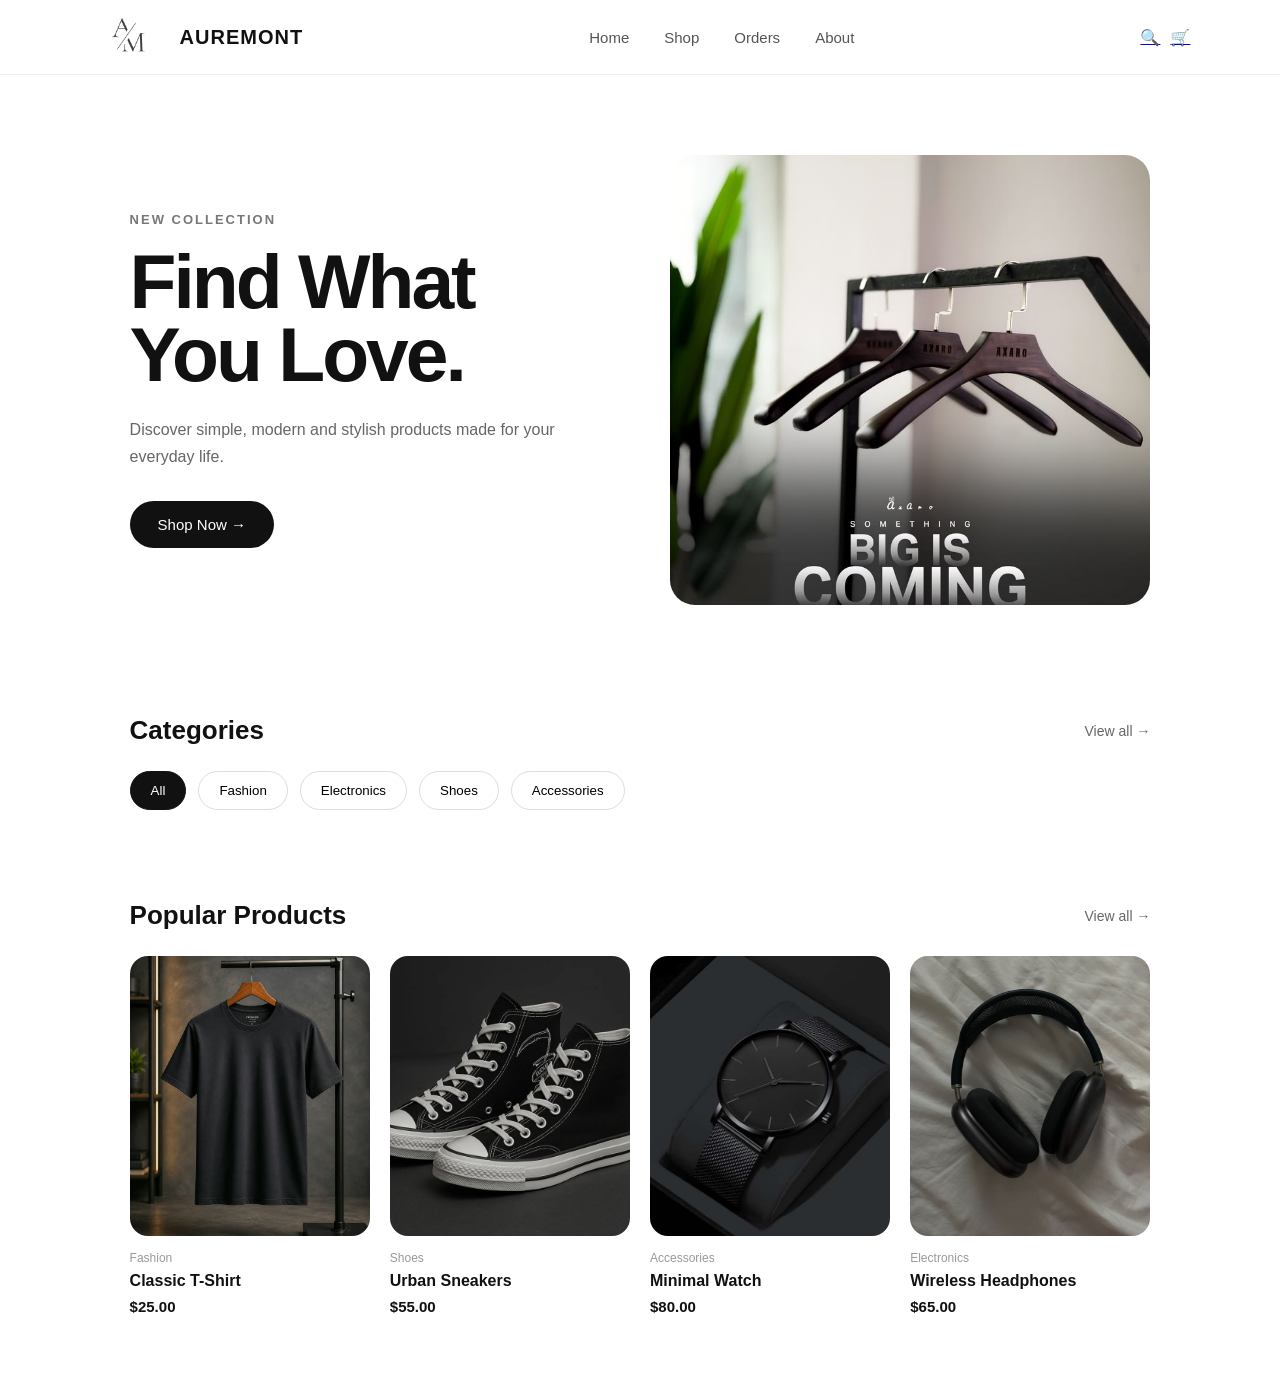
<file: index.html>
<!DOCTYPE html>
<html lang="en">

<head>
    <meta charset="UTF-8">
    <meta name="viewport" content="width=device-width, initial-scale=1.0">

    <title>AUREMONT</title>

    <!-- CSS -->
    <link rel="stylesheet" href="css/style.css">
</head>

<body>

    <!-- ================= NAVBAR ================= -->

    <header class="navbar">

        <!-- Logo -->
        <a href="index.html" class="logo">
            <img src="images/logo.png" alt="AUREMONT Logo">
            <span>AUREMONT</span>
        </a>


        <!-- Navigation -->
        <nav>
            <a href="index.html">Home</a>
            <a href="products.html">Shop</a>
            <a href="orders.html">Orders</a>
            <a href="about.html">About</a>
        </nav>


        <!-- Actions -->
        <div class="nav-actions">

            <a href="products.html" class="search-btn" aria-label="Search">
                🔍
            </a>

            <a href="cart.html" class="cart-btn" aria-label="Shopping Cart">
                🛒
            </a>

            <button class="menu-btn" aria-label="Menu">
                ☰
            </button>

        </div>

    </header>


    <!-- ================= HERO ================= -->

    <section class="hero">

        <div class="hero-text">

            <p class="small-title">
                NEW COLLECTION
            </p>

            <h1>
                Find What<br>
                You Love.
            </h1>

            <p>
                Discover simple, modern and stylish products
                made for your everyday life.
            </p>

            <a href="products.html" class="shop-btn">
                Shop Now →
            </a>

        </div>


        <div class="hero-image">

            <div class="image-placeholder">
                <img src="images/coverphoto.jpg" alt="hero-image">
            </div>

        </div>

    </section>


    <!-- ================= CATEGORIES ================= -->

    <section class="categories">

        <div class="section-title">

            <h2>
                Categories
            </h2>

            <a href="products.html">
                View all →
            </a>

        </div>


        <div class="category-list">

            <button>
                All
            </button>

            <button>
                Fashion
            </button>

            <button>
                Electronics
            </button>

            <button>
                Shoes
            </button>

            <button>
                Accessories
            </button>

        </div>

    </section>


    <!-- ================= PRODUCTS ================= -->

    <section class="products">

        <div class="section-title">

            <h2>
                Popular Products
            </h2>

            <a href="products.html">
                View all →
            </a>

        </div>


        <div class="product-grid">


            <!-- Product 1 -->

            <div class="product-card">

               <div class="product-image">
                 <img src="images/tshirt.jpg" alt="Classic T-Shirt">
               </div>

                <div class="product-info">

                    <p class="category">
                        Fashion
                    </p>

                    <h3>
                        Classic T-Shirt
                    </h3>

                    <strong>
                        $25.00
                    </strong>

                </div>

            </div>


            <!-- Product 2 -->

            <div class="product-card">

                <div class="product-image">
                    <img src="images/shoes.jpg" alt="Urban Sneakers">
                </div>

                <div class="product-info">

                    <p class="category">
                        Shoes
                    </p>

                    <h3>
                        Urban Sneakers
                    </h3>

                    <strong>
                        $55.00
                    </strong>

                </div>

            </div>


            <!-- Product 3 -->

            <div class="product-card">

                <div class="product-image">
                 <img src="images/watch.jpg" alt="Minimal Watch">

                </div>

                <div class="product-info">

                    <p class="category">
                        Accessories
                    </p>

                    <h3>
                        Minimal Watch
                    </h3>

                    <strong>
                        $80.00
                    </strong>

                </div>

            </div>


            <!-- Product 4 -->

            <div class="product-card">

                <div class="product-image">
                    <img src="images/headphones.jpg" alt="Wireless Headphones">
                </div>

                <div class="product-info">

                    <p class="category">
                        Electronics
                    </p>

                    <h3>
                        Wireless Headphones
                    </h3>

                    <strong>
                        $65.00
                    </strong>

                </div>

            </div>


        </div>

    </section>


    <!-- ================= JAVASCRIPT ================= -->

    <script src="js/script.js"></script>

</body>

</html>
</file>
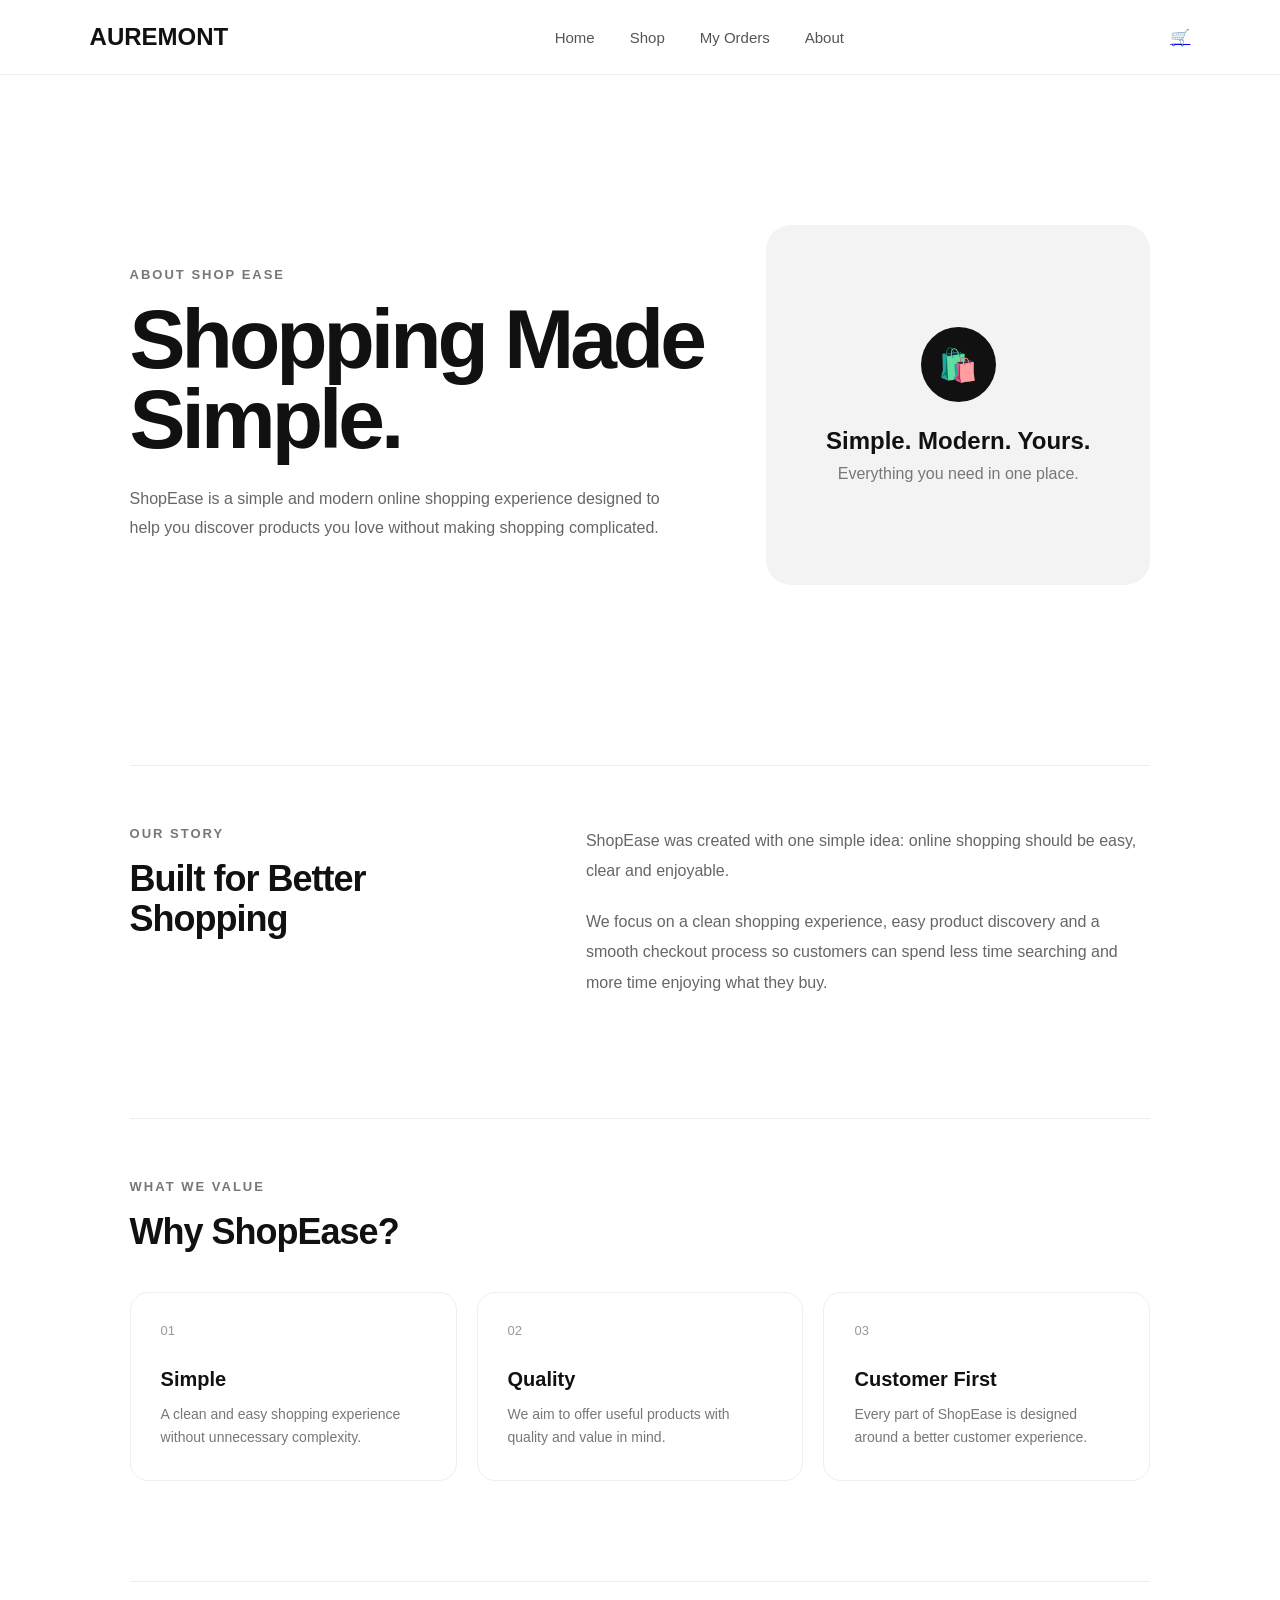
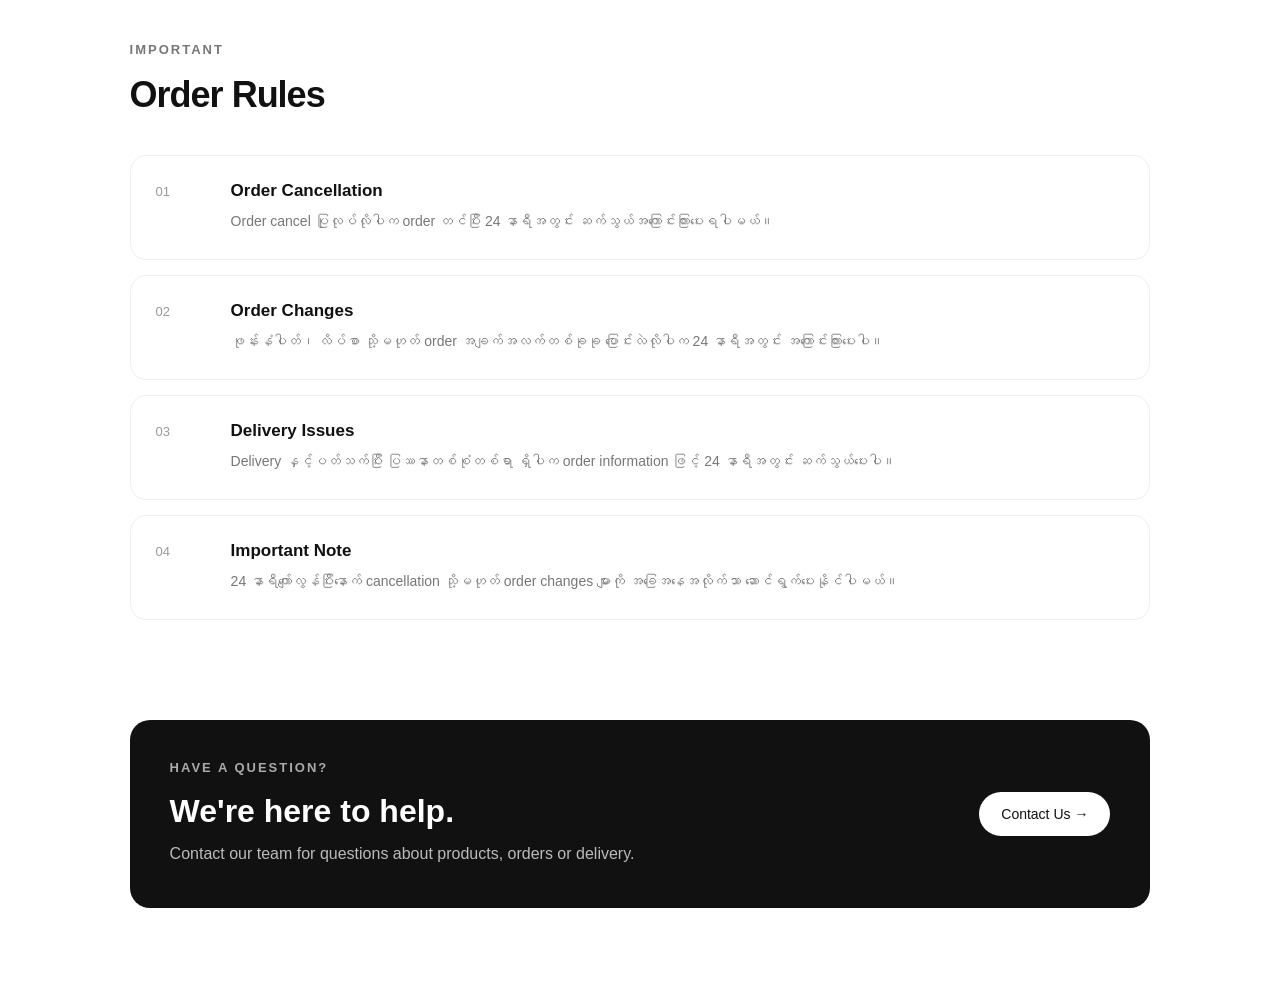
<file: about.html>
<!DOCTYPE html>
<html lang="en">

<head>
    <meta charset="UTF-8">
    <meta name="viewport" content="width=device-width, initial-scale=1.0">

    <title>AUREMONT - About Us</title>

    <link rel="stylesheet" href="css/style.css">
</head>

<body>

    <!-- ================= NAVBAR ================= -->

    <header class="navbar">

        <div class="logo">
            AUREMONT
        </div>

        <nav>
            <a href="index.html">Home</a>
            <a href="products.html">Shop</a>
            <a href="orders.html">My Orders</a>
            <a href="about.html" class="active">About</a>
        </nav>

        <div class="nav-actions">

            <a href="cart.html" class="cart-btn">
                🛒
            </a>

            <button class="menu-btn">
                ☰
            </button>

        </div>

    </header>


    <!-- ================= ABOUT HERO ================= -->

    <main class="about-page">

        <section class="about-hero">

            <div class="about-hero-text">

                <p class="small-title">
                    ABOUT SHOP EASE
                </p>

                <h1>
                    Shopping Made
                    <span>Simple.</span>
                </h1>

                <p>
                    ShopEase is a simple and modern online shopping
                    experience designed to help you discover products
                    you love without making shopping complicated.
                </p>

            </div>

            <div class="about-hero-card">

                <div class="about-icon">
                    🛍️
                </div>

                <h2>
                    Simple. Modern. Yours.
                </h2>

                <p>
                    Everything you need in one place.
                </p>

            </div>

        </section>


        <!-- ================= OUR STORY ================= -->

        <section class="about-section">

            <div class="about-section-title">

                <p class="small-title">
                    OUR STORY
                </p>

                <h2>
                    Built for Better Shopping
                </h2>

            </div>

            <div class="about-section-content">

                <p>
                    ShopEase was created with one simple idea:
                    online shopping should be easy, clear and enjoyable.
                </p>

                <p>
                    We focus on a clean shopping experience,
                    easy product discovery and a smooth checkout
                    process so customers can spend less time searching
                    and more time enjoying what they buy.
                </p>

            </div>

        </section>


        <!-- ================= VALUES ================= -->

        <section class="values-section">

            <div class="about-section-title">

                <p class="small-title">
                    WHAT WE VALUE
                </p>

                <h2>
                    Why ShopEase?
                </h2>

            </div>


            <div class="values-grid">

                <div class="value-card">

                    <div class="value-number">
                        01
                    </div>

                    <h3>
                        Simple
                    </h3>

                    <p>
                        A clean and easy shopping experience
                        without unnecessary complexity.
                    </p>

                </div>


                <div class="value-card">

                    <div class="value-number">
                        02
                    </div>

                    <h3>
                        Quality
                    </h3>

                    <p>
                        We aim to offer useful products with
                        quality and value in mind.
                    </p>

                </div>


                <div class="value-card">

                    <div class="value-number">
                        03
                    </div>

                    <h3>
                        Customer First
                    </h3>

                    <p>
                        Every part of ShopEase is designed
                        around a better customer experience.
                    </p>

                </div>

            </div>

        </section>

<!-- ================= ORDER RULES ================= -->

<section class="rules-section">

    <div class="about-section-title">

        <p class="small-title">
            IMPORTANT
        </p>

        <h2>
            Order Rules
        </h2>

    </div>


    <div class="rules-list">

        <div class="rule-card">

            <span class="rule-number">
                01
            </span>

            <div>
                <h3>
                    Order Cancellation
                </h3>

                <p>
                    Order cancel ပြုလုပ်လိုပါက
                    order တင်ပြီး 24 နာရီအတွင်း
                    ဆက်သွယ်အကြောင်းကြားပေးရပါမယ်။
                </p>
            </div>

        </div>


        <div class="rule-card">

            <span class="rule-number">
                02
            </span>

            <div>
                <h3>
                    Order Changes
                </h3>

                <p>
                    ဖုန်းနံပါတ်၊ လိပ်စာ သို့မဟုတ်
                    order အချက်အလက်တစ်ခုခု ပြောင်းလဲလိုပါက
                    24 နာရီအတွင်း အကြောင်းကြားပေးပါ။
                </p>
            </div>

        </div>


        <div class="rule-card">

            <span class="rule-number">
                03
            </span>

            <div>
                <h3>
                    Delivery Issues
                </h3>

                <p>
                    Delivery နှင့်ပတ်သက်ပြီး ပြဿနာတစ်စုံတစ်ရာ
                    ရှိပါက order information ဖြင့်
                    24 နာရီအတွင်း ဆက်သွယ်ပေးပါ။
                </p>
            </div>

        </div>


        <div class="rule-card">

            <span class="rule-number">
                04
            </span>

            <div>
                <h3>
                    Important Note
                </h3>

                <p>
                    24 နာရီကျော်လွန်ပြီးနောက် cancellation
                    သို့မဟုတ် order changes များကို
                    အခြေအနေအလိုက်သာ ဆောင်ရွက်ပေးနိုင်ပါမယ်။
                </p>
            </div>

        </div>

    </div>

</section>


        <!-- ================= CONTACT ================= -->

        <section class="contact-section">

            <div>

                <p class="small-title">
                    HAVE A QUESTION?
                </p>

                <h2>
                    We're here to help.
                </h2>

                <p>
                    Contact our team for questions about products,
                    orders or delivery.
                </p>

            </div>

            <a
                href="mailto:hello@shopease.com"
                class="contact-btn"
            >
                Contact Us →
            </a>

        </section>

    </main>


    <script src="js/script.js"></script>

</body>

</html>
</file>
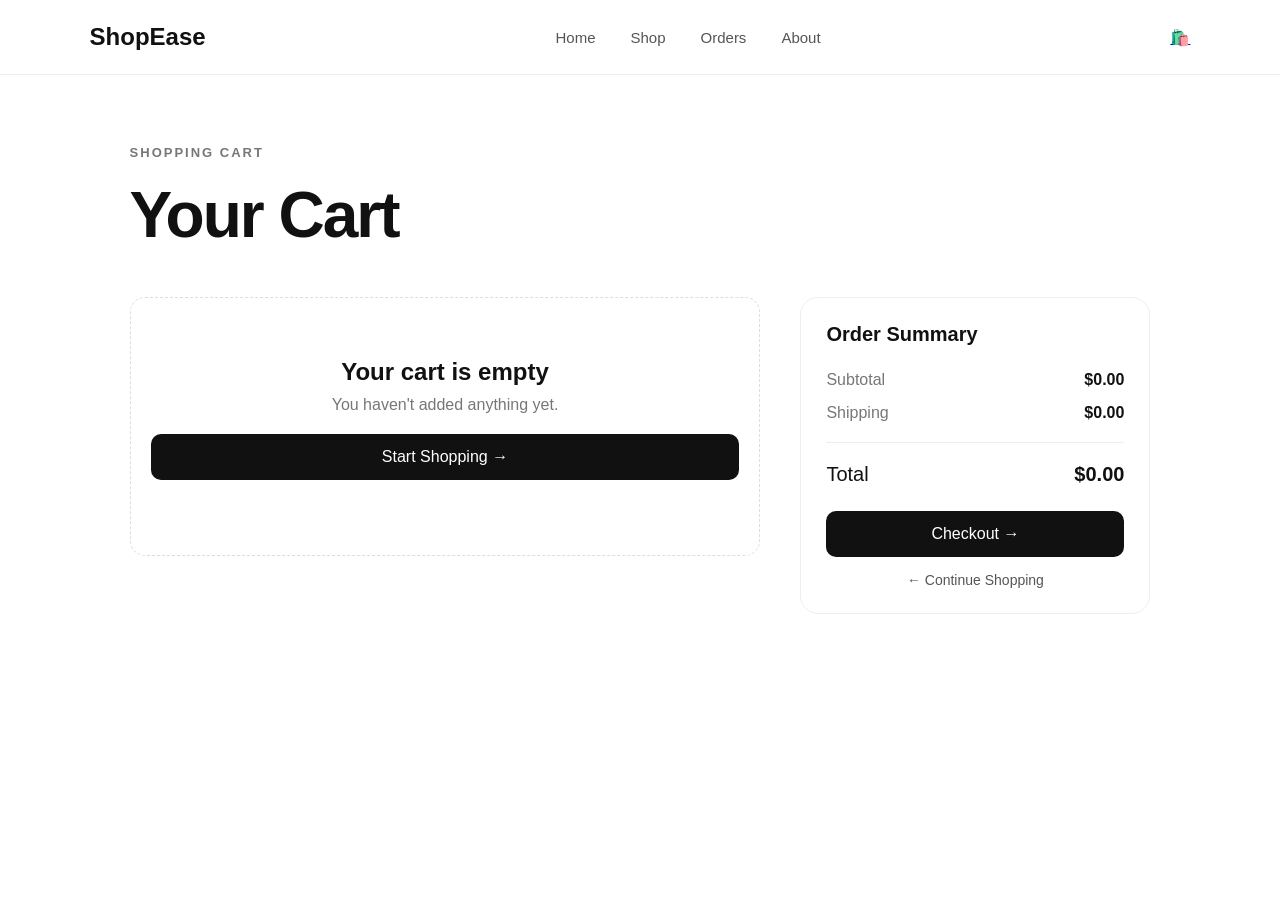
<file: cart.html>
<!DOCTYPE html>
<html lang="en">

<head>
    <meta charset="UTF-8">
    <meta name="viewport" content="width=device-width, initial-scale=1.0">

    <title>ShopEase - Cart</title>

    <link rel="stylesheet" href="css/style.css">
</head>

<body>

    <!-- ================= NAVBAR ================= -->

    <header class="navbar">

        <div class="logo">
            ShopEase
        </div>

        <nav>
            <a href="index.html">Home</a>
            <a href="products.html">Shop</a>
            <a href="orders.html">Orders</a>
            <a href="#">About</a>
        </nav>

        <div class="nav-actions">

            <a href="products.html" class="cart-btn">
                🛍️
            </a>

        </div>

    </header>


    <!-- ================= CART ================= -->

    <main class="cart-page">

        <div class="cart-heading">

            <p class="small-title">
                SHOPPING CART
            </p>

            <h1>
                Your Cart
            </h1>

        </div>


        <div class="cart-layout">

            <!-- Cart Items -->

            <div class="cart-items" id="cartItems">
                <!-- JavaScript will add products here -->
            </div>


            <!-- Cart Summary -->

            <aside class="cart-summary">

                <h2>
                    Order Summary
                </h2>

                <div class="summary-row">
                    <span>Subtotal</span>
                    <strong id="cartSubtotal">
                        $0.00
                    </strong>
                </div>

                <div class="summary-row">
                    <span>Shipping</span>
                    <strong id="cartShipping">
                        $0.00
                    </strong>
                </div>

                <hr>

                <div class="summary-total">
                    <span>Total</span>
                    <strong id="cartTotal">
                        $0.00
                    </strong>
                </div>

                <a
                    href="checkout.html"
                    class="checkout-btn"
                >
                    Checkout →
                </a>

                <a
                    href="products.html"
                    class="continue-shopping"
                >
                    ← Continue Shopping
                </a>

            </aside>

        </div>

    </main>


    <!-- JavaScript -->

    <script src="js/script.js"></script>

</body>

</html>
</file>
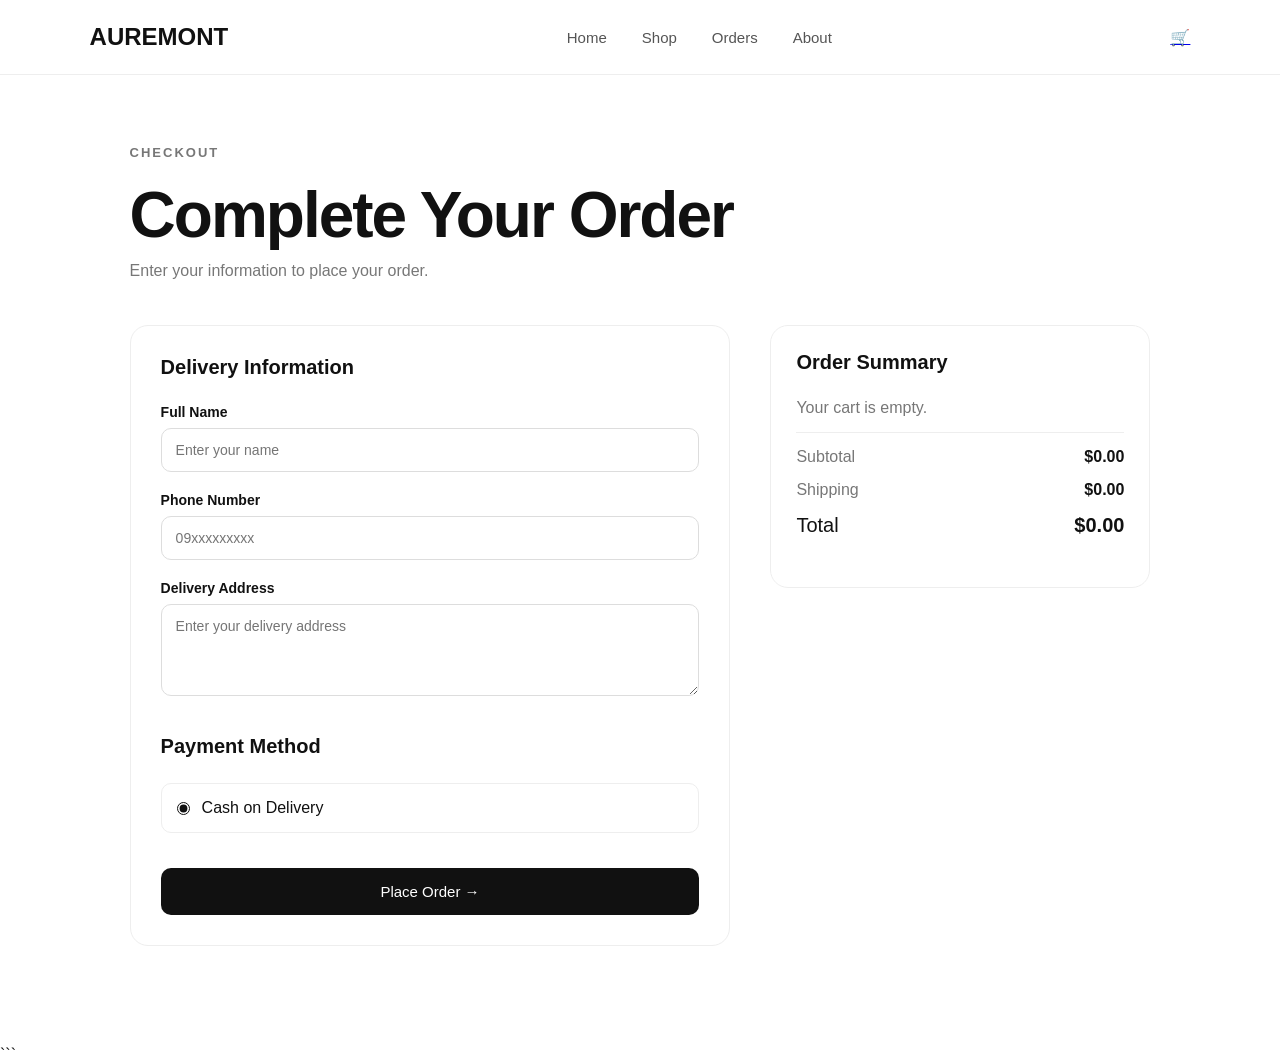
<file: checkout.html>
<!DOCTYPE html>
<html lang="en">

<head>
    <meta charset="UTF-8">
    <meta name="viewport" content="width=device-width, initial-scale=1.0">

    <title>AUREMONT - Checkout</title>

    <link rel="stylesheet" href="css/style.css">
</head>

<body>

    <!-- ================= NAVBAR ================= -->

    <header class="navbar">

        <div class="logo">
            AUREMONT
        </div>

        <nav>
            <a href="index.html">Home</a>
            <a href="products.html">Shop</a>
            <a href="orders.html">Orders</a>
            <a href="#">About</a>
        </nav>

        <div class="nav-actions">

            <a href="cart.html" class="cart-btn">
                🛒
            </a>

        </div>

    </header>


    <!-- ================= CHECKOUT ================= -->

    <main class="checkout-page">

        <div class="checkout-heading">

            <p class="small-title">
                CHECKOUT
            </p>

            <h1>
                Complete Your Order
            </h1>

            <p>
                Enter your information to place your order.
            </p>

        </div>


        <div class="checkout-layout">


            <!-- ================= CUSTOMER INFO ================= -->

            <section class="checkout-form">

                <h2>
                    Delivery Information
                </h2>


                <div class="form-group">

                    <label for="customerName">
                        Full Name
                    </label>

                    <input
                        type="text"
                        id="customerName"
                        placeholder="Enter your name"
                    >

                </div>


                <div class="form-group">

                    <label for="customerPhone">
                        Phone Number
                    </label>

                    <input
                        type="tel"
                        id="customerPhone"
                        placeholder="09xxxxxxxxx"
                    >

                </div>


                <div class="form-group">

                    <label for="customerAddress">
                        Delivery Address
                    </label>

                    <textarea
                        id="customerAddress"
                        rows="4"
                        placeholder="Enter your delivery address"
                    ></textarea>

                </div>


                <!-- Payment -->

                <h2 class="payment-title">
                    Payment Method
                </h2>


                <label class="payment-option">

                    <input
                        type="radio"
                        name="payment"
                        value="cod"
                        checked
                    >

                    <span>
                        Cash on Delivery
                    </span>

                </label>


                <button
                    class="place-order-btn"
                    id="placeOrder"
                >
                    Place Order →
                </button>

            </section>


            <!-- ================= ORDER SUMMARY ================= -->

            <aside class="checkout-summary">

                <h2>
                    Order Summary
                </h2>


                <div id="checkoutItems">
                    <!-- Products will appear here -->
                </div>


                <hr>


                <div class="summary-row">

                    <span>
                        Subtotal
                    </span>

                    <strong id="checkoutSubtotal">
                        $0.00
                    </strong>

                </div>


                <div class="summary-row">

                    <span>
                        Shipping
                    </span>

                    <strong id="checkoutShipping">
                        $0.00
                    </strong>

                </div>


                <div class="summary-total">

                    <span>
                        Total
                    </span>

                    <strong id="checkoutTotal">
                        $0.00
                    </strong>

                </div>

            </aside>

        </div>

    </main>


    <script src="js/script.js"></script>

</body>

</html>
```
</file>
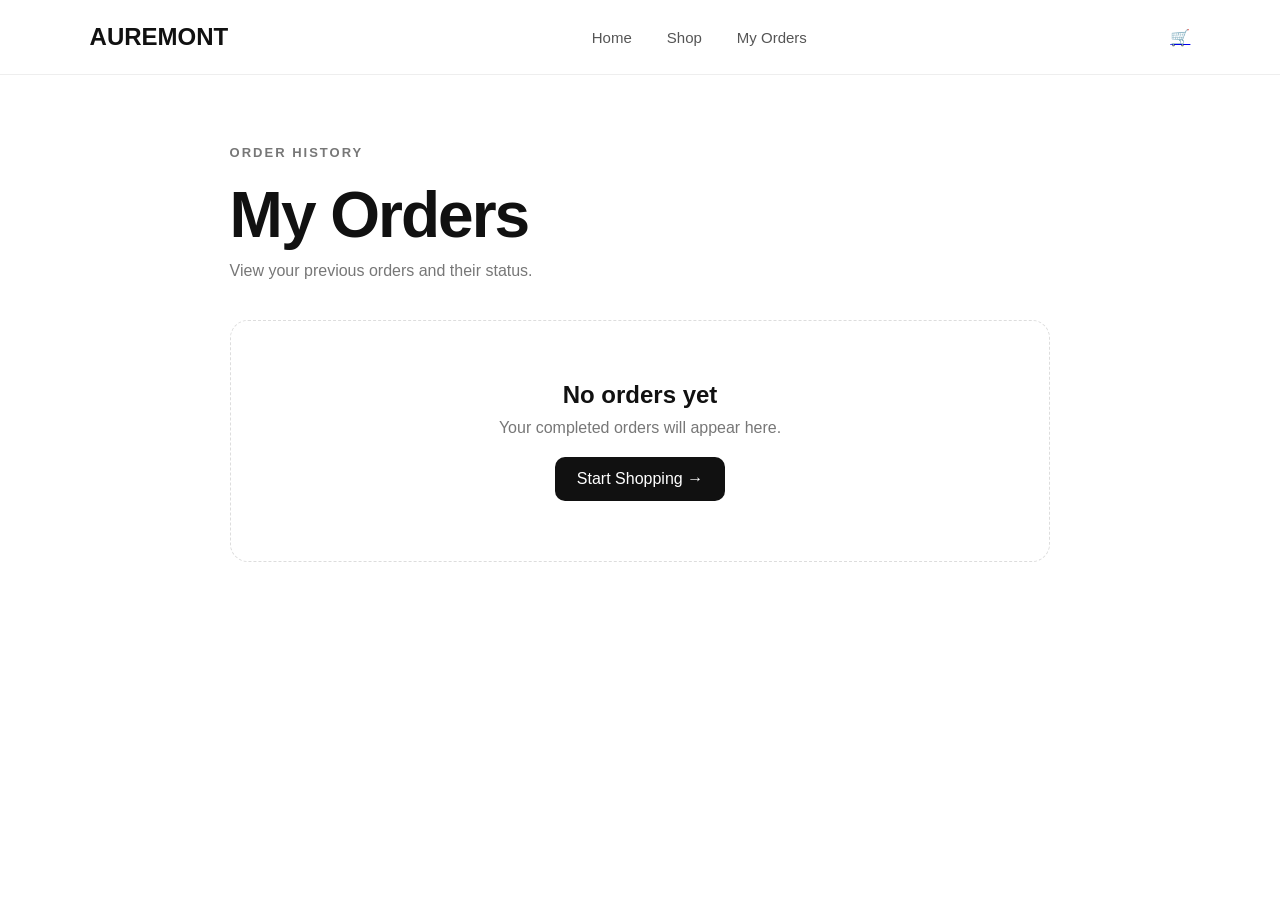
<file: orders.html>
<!DOCTYPE html>
<html lang="en">

<head>
    <meta charset="UTF-8">
    <meta name="viewport" content="width=device-width, initial-scale=1.0">

    <title>AUREMONT - My Orders</title>

    <link rel="stylesheet" href="css/style.css">
</head>

<body>

    <!-- ================= NAVBAR ================= -->

    <header class="navbar">

        <div class="logo">
            AUREMONT
        </div>

        <nav>
            <a href="index.html">Home</a>
            <a href="products.html">Shop</a>
            <a href="orders.html" class="active">My Orders</a>
        </nav>

        <div class="nav-actions">

            <a href="cart.html" class="cart-btn">
                🛒
            </a>

            <button class="menu-btn">
                ☰
            </button>

        </div>

    </header>


    <!-- ================= ORDERS ================= -->

    <main class="orders-page">

        <div class="orders-heading">

            <p class="small-title">
                ORDER HISTORY
            </p>

            <h1>
                My Orders
            </h1>

            <p>
                View your previous orders and their status.
            </p>

        </div>


        <div id="ordersList">
            <!-- Orders will appear here -->
        </div>

    </main>


    <script src="js/script.js"></script>

</body>

</html>
</file>
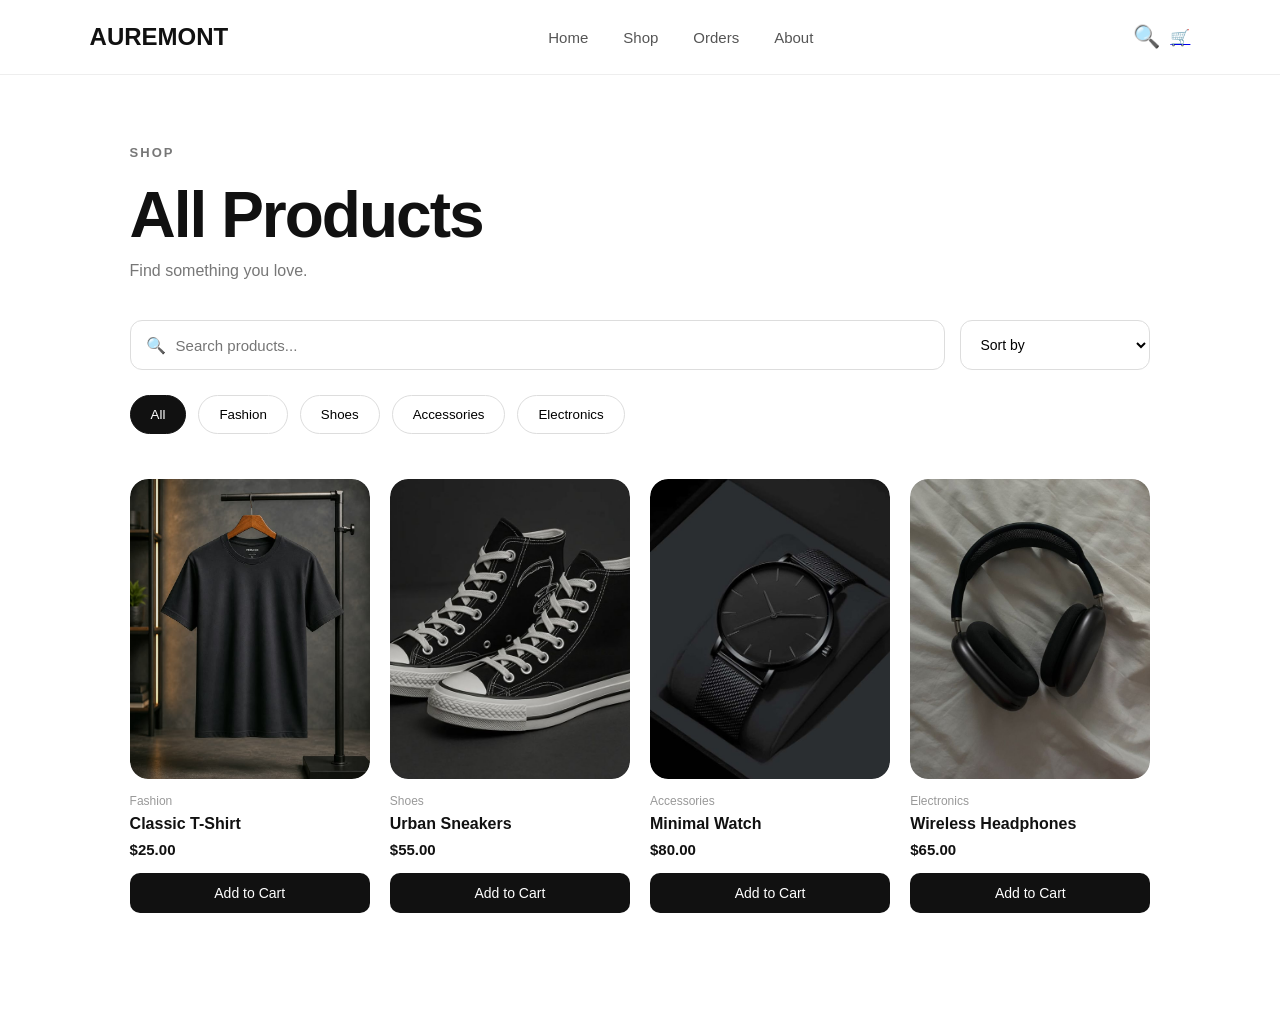
<file: products.html>
<!DOCTYPE html>
<html lang="en">

<head>
    <meta charset="UTF-8">
    <meta name="viewport" content="width=device-width, initial-scale=1.0">

    <title>AUREMONT - Products</title>

    <link rel="stylesheet" href="css/style.css">
</head>

<body>

    <!-- ================= NAVBAR ================= -->

    <header class="navbar">

        <div class="logo">
            AUREMONT
        </div>

        <nav>
            <a href="index.html">Home</a>
            <a href="products.html" class="active">Shop</a>
            <a href="orders.html">Orders</a>
            <a href="#">About</a>
        </nav>

        <div class="nav-actions">

            <button class="search-btn">
                🔍
            </button>

            <a href="cart.html" class="cart-btn">
                🛒
            </a>

            <button class="menu-btn">
                ☰
            </button>

        </div>

    </header>


    <!-- ================= PRODUCTS HEADER ================= -->

    <section class="products-page">

        <div class="products-heading">

            <p class="small-title">
                SHOP
            </p>

            <h1>
                All Products
            </h1>

            <p>
                Find something you love.
            </p>

        </div>


        <!-- ================= SEARCH ================= -->

        <div class="product-tools">

            <div class="search-box">

                <span>🔍</span>

                <input
                    type="text"
                    id="productSearch"
                    placeholder="Search products..."
                >

            </div>


            <select id="sortProducts">

                <option value="default">
                    Sort by
                </option>

                <option value="low">
                    Price: Low to High
                </option>

                <option value="high">
                    Price: High to Low
                </option>

            </select>

        </div>


        <!-- ================= CATEGORY FILTER ================= -->

        <div class="category-list product-categories">

            <button class="category-filter active" data-category="all">
                All
            </button>

            <button class="category-filter" data-category="Fashion">
                Fashion
            </button>

            <button class="category-filter" data-category="Shoes">
                Shoes
            </button>

            <button class="category-filter" data-category="Accessories">
                Accessories
            </button>

            <button class="category-filter" data-category="Electronics">
                Electronics
            </button>

        </div>


        <!-- ================= PRODUCT GRID ================= -->

        <div class="product-grid" id="productGrid">


            <!-- Product 1 -->

            <div
                class="product-card"
                data-category="Fashion"
                data-price="25"
            >

                <div class="product-image">
                 <img src="images/tshirt.jpg" alt="Classic T-Shirt">
                </div>

                <div class="product-info">

                    <p class="category">
                        Fashion
                    </p>

                    <h3>
                        Classic T-Shirt
                    </h3>

                    <strong>
                        $25.00
                    </strong>

                    <button
                        class="add-cart"
                        data-name="Classic T-Shirt"
                        data-price="25"
                    >
                        Add to Cart
                    </button>

                </div>

            </div>


            <!-- Product 2 -->

            <div
                class="product-card"
                data-category="Shoes"
                data-price="55"
            >

                <div class="product-image">
                    <img src="images/shoes.jpg" alt="Urban Sneakers">
                </div>

                <div class="product-info">

                    <p class="category">
                        Shoes
                    </p>

                    <h3>
                        Urban Sneakers
                    </h3>

                    <strong>
                        $55.00
                    </strong>

                    <button
                        class="add-cart"
                        data-name="Urban Sneakers"
                        data-price="55"
                    >
                        Add to Cart
                    </button>

                </div>

            </div>


            <!-- Product 3 -->

            <div
                class="product-card"
                data-category="Accessories"
                data-price="80"
            >

                <div class="product-image">
                 <img src="images/watch.jpg" alt="Minimal Watch">
                </div>

                <div class="product-info">

                    <p class="category">
                        Accessories
                    </p>

                    <h3>
                        Minimal Watch
                    </h3>

                    <strong>
                        $80.00
                    </strong>

                    <button
                        class="add-cart"
                        data-name="Minimal Watch"
                        data-price="80"
                    >
                        Add to Cart
                    </button>

                </div>

            </div>


            <!-- Product 4 -->

            <div
                class="product-card"
                data-category="Electronics"
                data-price="65"
            >

                <div class="product-image">
                    <img src="images/headphones.jpg" alt="Wireless Headphones">
                </div>

                <div class="product-info">

                    <p class="category">
                        Electronics
                    </p>

                    <h3>
                        Wireless Headphones
                    </h3>

                    <strong>
                        $65.00
                    </strong>

                    <button
                        class="add-cart"
                        data-name="Wireless Headphones"
                        data-price="65"
                    >
                        Add to Cart
                    </button>

                </div>

            </div>


        </div>

    </section>


    <!-- JavaScript -->

    <script src="js/script.js"></script>

</body>

</html>
</file>
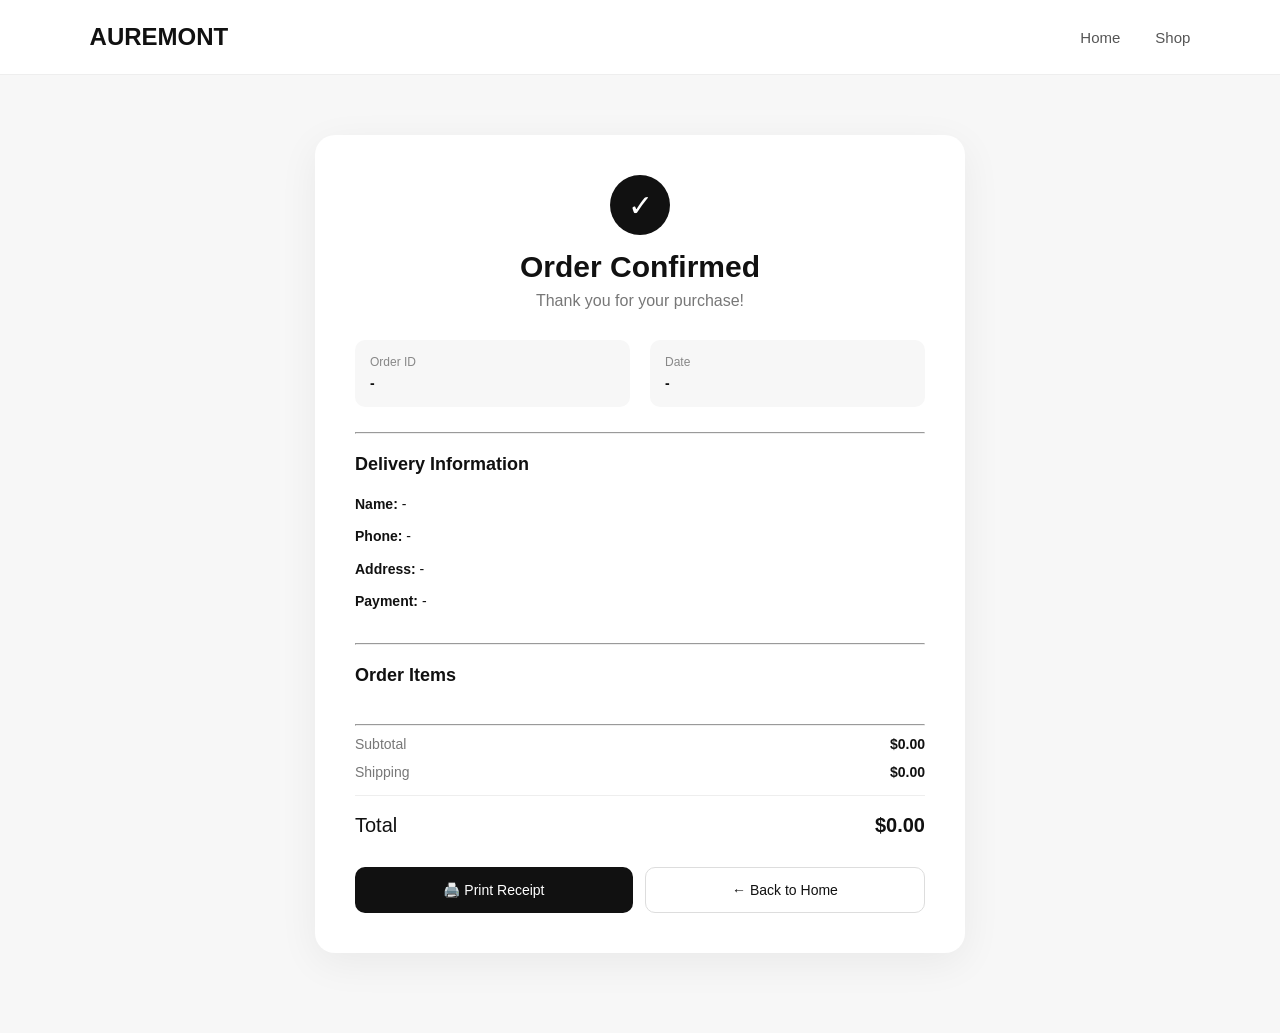
<file: receipt.html>
<!DOCTYPE html>
<html lang="en">

<head>
    <meta charset="UTF-8">
    <meta name="viewport" content="width=device-width, initial-scale=1.0">

    <title>AUREMONT - Receipt</title>

    <link rel="stylesheet" href="css/style.css">
</head>

<body>

    <!-- Navbar -->

    <header class="navbar">

        <div class="logo">
            AUREMONT
        </div>

        <nav>
            <a href="index.html">Home</a>
            <a href="products.html">Shop</a>
        </nav>

    </header>


    <!-- Receipt -->

    <main class="receipt-page">

        <div class="receipt">

            <div class="receipt-header">

                <div class="success-icon">
                    ✓
                </div>

                <h1>
                    Order Confirmed
                </h1>

                <p>
                    Thank you for your purchase!
                </p>

            </div>


            <!-- Order Info -->

            <div class="receipt-info">

                <div>
                    <span>Order ID</span>
                    <strong id="receiptOrderId">
                        -
                    </strong>
                </div>

                <div>
                    <span>Date</span>
                    <strong id="receiptDate">
                        -
                    </strong>
                </div>

            </div>


            <hr>


            <!-- Customer -->

            <div class="receipt-section">

                <h2>
                    Delivery Information
                </h2>

                <p>
                    <strong>Name:</strong>
                    <span id="receiptName">-</span>
                </p>

                <p>
                    <strong>Phone:</strong>
                    <span id="receiptPhone">-</span>
                </p>

                <p>
                    <strong>Address:</strong>
                    <span id="receiptAddress">-</span>
                </p>

                <p>
                    <strong>Payment:</strong>
                    <span id="receiptPayment">-</span>
                </p>

            </div>


            <hr>


            <!-- Products -->

            <div class="receipt-section">

                <h2>
                    Order Items
                </h2>

                <div id="receiptItems">
                    <!-- Items appear here -->
                </div>

            </div>


            <hr>


            <!-- Total -->

            <div class="receipt-total">

                <div>
                    <span>Subtotal</span>
                    <strong id="receiptSubtotal">
                        $0.00
                    </strong>
                </div>

                <div>
                    <span>Shipping</span>
                    <strong id="receiptShipping">
                        $0.00
                    </strong>
                </div>

                <div class="grand-total">
                    <span>Total</span>
                    <strong id="receiptTotal">
                        $0.00
                    </strong>
                </div>

            </div>


            <!-- Buttons -->

            <div class="receipt-actions">

                <button
                    onclick="window.print()"
                    class="print-receipt"
                >
                    🖨️ Print Receipt
                </button>

                <a
                    href="index.html"
                    class="back-home"
                >
                    ← Back to Home
                </a>

            </div>

        </div>

    </main>

    <script>
    const order =
        JSON.parse(localStorage.getItem("lastOrder"));

    if (order) {

        document.getElementById("receiptOrderId").textContent =
            order.orderId;

        document.getElementById("receiptDate").textContent =
            order.date;

        document.getElementById("receiptName").textContent =
            order.name;

        document.getElementById("receiptPhone").textContent =
            order.phone;

        document.getElementById("receiptAddress").textContent =
            order.address;

        document.getElementById("receiptPayment").textContent =
            order.payment;


        const itemsContainer =
            document.getElementById("receiptItems");

        itemsContainer.innerHTML = "";


        order.items.forEach(item => {

            const itemElement =
                document.createElement("div");

            itemElement.className =
                "receipt-product";

            itemElement.innerHTML = `
                <div class="receipt-product-info">
                    <strong>${item.name}</strong>
                    <span>
                        Quantity: ${item.quantity}
                    </span>
                </div>

                <strong>
                    $${(
                        item.price * item.quantity
                    ).toFixed(2)}
                </strong>
            `;

            itemsContainer.appendChild(itemElement);

        });


        document.getElementById("receiptSubtotal")
            .textContent =
            `$${order.subtotal.toFixed(2)}`;

        document.getElementById("receiptShipping")
            .textContent =
            `$${order.shipping.toFixed(2)}`;

        document.getElementById("receiptTotal")
            .textContent =
            `$${order.total.toFixed(2)}`;

    }
</script>

    <script src="js/script.js"></script>

</body>

</html>
</file>
<file: css/style.css>
* {
    margin: 0;
    padding: 0;
    box-sizing: border-box;
}

body {
    font-family: Arial, Helvetica, sans-serif;
    background: #ffffff;
    color: #111111;
}

/* ================= NAVBAR ================= */

.navbar {
    width: 100%;
    height: 75px;
    padding: 0 7%;
    display: flex;
    align-items: center;
    justify-content: space-between;
    border-bottom: 1px solid #eeeeee;
    background: #ffffff;
}

.logo {
    font-size: 24px;
    font-weight: 800;
}

.navbar nav {
    display: flex;
    gap: 35px;
}

.navbar nav a {
    text-decoration: none;
    color: #555555;
    font-size: 15px;
    transition: 0.2s;
}

.navbar nav a:hover {
    color: #111111;
}

.nav-actions {
    display: flex;
    align-items: center;
    gap: 10px;
}

.nav-actions button {
    border: none;
    background: transparent;
    font-size: 22px;
    cursor: pointer;
}

.menu-btn {
    display: none;
}


/* ================= HERO ================= */

.hero {
    max-width: 1200px;
    margin: auto;
    padding: 80px 7%;
    display: grid;
    grid-template-columns: 1fr 1fr;
    gap: 60px;
    align-items: center;
}

.small-title {
    font-size: 13px;
    font-weight: 700;
    letter-spacing: 2px;
    color: #777777;
    margin-bottom: 18px;
}

.hero h1 {
    font-size: clamp(48px, 6vw, 80px);
    line-height: 0.95;
    letter-spacing: -3px;
    margin-bottom: 25px;
}

.hero-text > p:not(.small-title) {
    max-width: 450px;
    color: #666666;
    line-height: 1.7;
    margin-bottom: 30px;
}

.shop-btn {
    border: none;
    background: #111111;
    color: white;
    padding: 15px 28px;
    border-radius: 30px;
    font-size: 15px;
    cursor: pointer;
    transition: 0.25s;
}

.shop-btn:hover {
    transform: translateY(-2px);
    background: #333333;
}

.hero-image {
    width: 100%;
}

.image-placeholder {
    height: 450px;
    background: #f2f2f2;
    border-radius: 25px;
    display: flex;
    justify-content: center;
    align-items: center;
    color: #aaaaaa;
    font-size: 14px;
    letter-spacing: 3px;
}


/* ================= SECTIONS ================= */

.categories,
.products {
    max-width: 1200px;
    margin: auto;
    padding: 30px 7%;
}

.section-title {
    display: flex;
    align-items: center;
    justify-content: space-between;
    margin-bottom: 25px;
}

.section-title h2 {
    font-size: 26px;
}

.section-title a {
    text-decoration: none;
    color: #666666;
    font-size: 14px;
}


/* ================= CATEGORIES ================= */

.category-list {
    display: flex;
    gap: 12px;
    overflow-x: auto;
    padding-bottom: 10px;
}

.category-list::-webkit-scrollbar {
    display: none;
}

.category-list button {
    flex-shrink: 0;
    border: 1px solid #dddddd;
    background: white;
    padding: 11px 20px;
    border-radius: 30px;
    cursor: pointer;
    transition: 0.2s;
}

.category-list button:hover,
.category-list button:first-child {
    background: #111111;
    color: white;
    border-color: #111111;
}


/* ================= PRODUCTS ================= */

.products {
    padding-top: 50px;
    padding-bottom: 80px;
}

.product-grid {
    display: grid;
    grid-template-columns: repeat(4, 1fr);
    gap: 20px;
}

.product-card {
    cursor: pointer;
}

.product-image {
    height: 280px;
    background: #f3f3f3;
    border-radius: 18px;
    display: flex;
    align-items: center;
    justify-content: center;
    color: #aaaaaa;
    font-size: 12px;
    letter-spacing: 2px;
    transition: 0.3s;
}

.product-card:hover .product-image {
    transform: translateY(-5px);
}

.product-info {
    padding-top: 15px;
}

.category {
    font-size: 12px;
    color: #999999;
    margin-bottom: 7px;
}

.product-info h3 {
    font-size: 16px;
    margin-bottom: 8px;
}

.product-info strong {
    font-size: 15px;
}


/* ================= TABLET ================= */

@media (max-width: 900px) {

    .navbar {
        padding: 0 5%;
    }

    .navbar nav {
        display: none;
    }

    .menu-btn {
        display: block;
    }

    .hero {
        grid-template-columns: 1fr;
        padding-top: 50px;
    }

    .hero-image {
        order: -1;
    }

    .image-placeholder {
        height: 350px;
    }

    .product-grid {
        grid-template-columns: repeat(2, 1fr);
    }
}


/* ================= PHONE ================= */

@media (max-width: 600px) {

    .navbar {
        height: 65px;
        padding: 0 20px;
    }

    .logo {
        font-size: 21px;
    }

    .nav-actions {
        gap: 5px;
    }

    .hero {
        padding: 30px 20px 50px;
        gap: 30px;
    }

    .hero-image {
        order: -1;
    }

    .image-placeholder {
        height: 280px;
        border-radius: 18px;
    }

    .hero h1 {
        font-size: 52px;
        letter-spacing: -2px;
    }

    .categories,
    .products {
        padding-left: 20px;
        padding-right: 20px;
    }

    .section-title h2 {
        font-size: 21px;
    }

    .product-grid {
        grid-template-columns: repeat(2, 1fr);
        gap: 12px;
    }

    .product-image {
        height: 190px;
        border-radius: 14px;
    }

    .product-info h3 {
        font-size: 14px;
    }

    .product-info strong {
        font-size: 14px;
    }
}


/* ================= PRODUCTS PAGE ================= */

.products-page {
    max-width: 1200px;
    margin: auto;
    padding: 70px 7% 100px;
}

.products-heading {
    margin-bottom: 40px;
}

.products-heading h1 {
    font-size: clamp(40px, 5vw, 64px);
    letter-spacing: -2px;
    margin: 10px 0;
}

.products-heading > p:last-child {
    color: #777;
}


/* ================= PRODUCT TOOLS ================= */

.product-tools {
    display: flex;
    gap: 15px;
    margin-bottom: 25px;
}

.search-box {
    flex: 1;
    height: 50px;
    border: 1px solid #ddd;
    border-radius: 12px;
    display: flex;
    align-items: center;
    padding: 0 15px;
    background: white;
}

.search-box span {
    margin-right: 10px;
}

.search-box input {
    width: 100%;
    border: none;
    outline: none;
    font-size: 15px;
}

.product-tools select {
    width: 190px;
    border: 1px solid #ddd;
    border-radius: 12px;
    padding: 0 15px;
    background: white;
    font-size: 14px;
    outline: none;
}


/* ================= PRODUCT CATEGORIES ================= */

.product-categories {
    margin-bottom: 35px;
}

.product-categories button.active {
    background: #111;
    color: white;
    border-color: #111;
}


/* ================= PRODUCT CARD UPDATE ================= */

.products-page .product-grid {
    grid-template-columns: repeat(4, 1fr);
}

.products-page .product-image {
    height: 300px;
    position: relative;
    overflow: hidden;
}

.products-page .product-info h3 {
    margin-bottom: 8px;
}


/* ================= ADD TO CART ================= */

.add-cart {
    width: 100%;
    border: none;
    background: #111;
    color: white;
    padding: 12px;
    border-radius: 10px;
    margin-top: 14px;
    cursor: pointer;
    font-size: 14px;
    transition: 0.25s;
}

.add-cart:hover {
    background: #333;
    transform: translateY(-2px);
}


/* ================= MOBILE ================= */

@media (max-width: 900px) {

    .products-page {
        padding-left: 5%;
        padding-right: 5%;
    }

    .products-page .product-grid {
        grid-template-columns: repeat(2, 1fr);
    }

}


@media (max-width: 600px) {

    .products-page {
        padding: 40px 20px 70px;
    }

    .products-heading {
        margin-bottom: 30px;
    }

    .products-heading h1 {
        font-size: 42px;
    }

    .product-tools {
        flex-direction: column;
    }

    .product-tools select {
        width: 100%;
        height: 50px;
    }

    .products-page .product-grid {
        grid-template-columns: repeat(2, 1fr);
        gap: 12px;
    }

    .products-page .product-image {
        height: 190px;
    }

    .add-cart {
        padding: 10px 5px;
        font-size: 12px;
    }

}

.shop-btn {
    display: inline-block;
    text-decoration: none;
    border: none;
    background: #111111;
    color: white;
    padding: 15px 28px;
    border-radius: 30px;
    font-size: 15px;
    cursor: pointer;
    transition: 0.25s;
}

.shop-btn:hover {
    transform: translateY(-2px);
    background: #333333;
}


/* ===============================
   CART PAGE
================================ */

.cart-page {
    max-width: 1200px;
    margin: auto;
    padding: 70px 7% 100px;
}

.cart-heading {
    margin-bottom: 45px;
}

.cart-heading h1 {
    font-size: clamp(40px, 5vw, 64px);
    letter-spacing: -2px;
    margin-top: 10px;
}


/* ===============================
   CART LAYOUT
================================ */

.cart-layout {
    display: grid;
    grid-template-columns: 1fr 350px;
    gap: 40px;
    align-items: start;
}

.cart-items {
    display: flex;
    flex-direction: column;
    gap: 15px;
}


/* ===============================
   CART ITEM
================================ */

.cart-item {
    display: grid;
    grid-template-columns: 120px 1fr auto;
    gap: 20px;
    align-items: center;

    padding: 15px;

    border: 1px solid #eeeeee;
    border-radius: 15px;

    background: #ffffff;
}

.cart-item-image {
    width: 120px;
    height: 120px;

    background: #f3f3f3;

    border-radius: 12px;

    display: flex;
    align-items: center;
    justify-content: center;

    color: #aaaaaa;
    font-size: 11px;
    letter-spacing: 1px;
}

.cart-item-info h3 {
    margin-bottom: 8px;
    font-size: 17px;
}

.cart-item-price {
    color: #777777;
    font-size: 14px;
}


/* ===============================
   QUANTITY
================================ */

.quantity-control {
    display: flex;
    align-items: center;
    gap: 12px;
    margin-top: 15px;
}

.quantity-control button {
    width: 30px;
    height: 30px;

    border: 1px solid #dddddd;
    background: #ffffff;

    border-radius: 50%;

    cursor: pointer;

    font-size: 16px;
}

.quantity-control button:hover {
    background: #111111;
    color: #ffffff;
}

.quantity-control span {
    min-width: 20px;
    text-align: center;
}


/* ===============================
   REMOVE BUTTON
================================ */

.remove-item {
    border: none;
    background: transparent;

    color: #888888;

    cursor: pointer;

    font-size: 13px;
}

.remove-item:hover {
    color: #111111;
}


/* ===============================
   CART SUMMARY
================================ */

.cart-summary {
    border: 1px solid #eeeeee;
    border-radius: 18px;

    padding: 25px;

    position: sticky;
    top: 20px;

    background: #ffffff;
}

.cart-summary h2 {
    margin-bottom: 25px;
    font-size: 20px;
}

.summary-row {
    display: flex;
    justify-content: space-between;

    margin-bottom: 15px;
}

.summary-row span {
    color: #777777;
}

.cart-summary hr {
    border: none;
    border-top: 1px solid #eeeeee;

    margin: 20px 0;
}

.summary-total {
    display: flex;
    justify-content: space-between;

    font-size: 20px;

    margin-bottom: 25px;
}


/* ===============================
   CHECKOUT
================================ */

.checkout-btn {
    display: block;

    text-align: center;
    text-decoration: none;

    background: #111111;
    color: #ffffff;

    padding: 14px;

    border-radius: 10px;

    margin-bottom: 15px;

    transition: 0.2s;
}

.checkout-btn:hover {
    background: #333333;
    transform: translateY(-2px);
}

.continue-shopping {
    display: block;

    text-align: center;

    text-decoration: none;

    color: #555555;

    font-size: 14px;
}

.continue-shopping:hover {
    color: #111111;
}


/* ===============================
   EMPTY CART
================================ */

.empty-cart {
    padding: 60px 20px;

    text-align: center;

    border: 1px dashed #dddddd;

    border-radius: 15px;
}

.empty-cart h2 {
    margin-bottom: 10px;
}

.empty-cart p {
    color: #777777;

    margin-bottom: 20px;
}


/* ===============================
   TABLET
================================ */

@media (max-width: 800px) {

    .cart-layout {
        grid-template-columns: 1fr;
    }

    .cart-summary {
        position: static;
    }

}


/* ===============================
   PHONE
================================ */

@media (max-width: 600px) {

    .cart-page {
        padding: 40px 20px 70px;
    }

    .cart-heading {
        margin-bottom: 30px;
    }

    .cart-heading h1 {
        font-size: 42px;
    }

    .cart-item {
        grid-template-columns: 80px 1fr;
        gap: 12px;
    }

    .cart-item-image {
        width: 80px;
        height: 80px;
    }

    .cart-item-info h3 {
        font-size: 14px;
    }

    .cart-item-actions {
        grid-column: 2;
    }

}


/* ===============================
   CHECKOUT PAGE
================================ */

.checkout-page {
    max-width: 1200px;
    margin: auto;
    padding: 70px 7% 100px;
}

.checkout-heading {
    margin-bottom: 45px;
}

.checkout-heading h1 {
    font-size: clamp(40px, 5vw, 64px);
    letter-spacing: -2px;
    margin: 10px 0;
}

.checkout-heading > p:last-child {
    color: #777;
}


/* ===============================
   CHECKOUT LAYOUT
================================ */

.checkout-layout {
    display: grid;
    grid-template-columns: 1fr 380px;
    gap: 40px;
    align-items: start;
}


/* ===============================
   FORM
================================ */

.checkout-form {
    border: 1px solid #eeeeee;
    border-radius: 18px;
    padding: 30px;
    background: #ffffff;
}

.checkout-form h2 {
    font-size: 20px;
    margin-bottom: 25px;
}

.form-group {
    margin-bottom: 20px;
}

.form-group label {
    display: block;
    font-size: 14px;
    font-weight: 600;
    margin-bottom: 8px;
}

.form-group input,
.form-group textarea {
    width: 100%;
    border: 1px solid #dddddd;
    border-radius: 10px;
    padding: 13px 14px;
    font-size: 14px;
    font-family: inherit;
    outline: none;
}

.form-group textarea {
    resize: vertical;
}

.form-group input:focus,
.form-group textarea:focus {
    border-color: #111111;
}


/* ===============================
   PAYMENT
================================ */

.payment-title {
    margin-top: 35px;
}

.payment-option {
    display: flex;
    align-items: center;
    gap: 12px;

    padding: 15px;

    border: 1px solid #eeeeee;
    border-radius: 10px;

    margin-bottom: 10px;

    cursor: pointer;
}

.payment-option:hover {
    border-color: #bbbbbb;
}

.payment-option input {
    accent-color: #111111;
}


/* ===============================
   PLACE ORDER
================================ */

.place-order-btn {
    width: 100%;

    border: none;
    background: #111111;
    color: #ffffff;

    padding: 15px;

    border-radius: 10px;

    margin-top: 25px;

    font-size: 15px;

    cursor: pointer;

    transition: 0.2s;
}

.place-order-btn:hover {
    background: #333333;
    transform: translateY(-2px);
}


/* ===============================
   ORDER SUMMARY
================================ */

.checkout-summary {
    border: 1px solid #eeeeee;
    border-radius: 18px;

    padding: 25px;

    position: sticky;
    top: 20px;

    background: #ffffff;
}

.checkout-summary h2 {
    font-size: 20px;
    margin-bottom: 25px;
}

.checkout-product {
    display: flex;
    justify-content: space-between;

    padding: 12px 0;

    font-size: 14px;
}

.checkout-product span:first-child {
    color: #555555;
}

.checkout-summary hr {
    border: none;
    border-top: 1px solid #eeeeee;

    margin: 15px 0;
}


/* ===============================
   TABLET
================================ */

@media (max-width: 800px) {

    .checkout-layout {
        grid-template-columns: 1fr;
    }

    .checkout-summary {
        position: static;
        order: -1;
    }

}


/* ===============================
   PHONE
================================ */

@media (max-width: 600px) {

    .checkout-page {
        padding: 40px 20px 70px;
    }

    .checkout-heading {
        margin-bottom: 30px;
    }

    .checkout-heading h1 {
        font-size: 40px;
    }

    .checkout-form {
        padding: 20px;
    }

}


/* ===============================
   RECEIPT PAGE
================================ */

.receipt-page {
    min-height: calc(100vh - 75px);

    background: #f7f7f7;

    padding: 60px 20px 80px;

    display: flex;
    justify-content: center;
}

.receipt {
    width: 100%;
    max-width: 650px;

    background: #ffffff;

    border-radius: 20px;

    padding: 40px;

    box-shadow: 0 10px 40px rgba(0, 0, 0, 0.06);
}


/* ===============================
   HEADER
================================ */

.receipt-header {
    text-align: center;

    margin-bottom: 30px;
}

.success-icon {
    width: 60px;
    height: 60px;

    margin: 0 auto 15px;

    border-radius: 50%;

    background: #111111;
    color: #ffffff;

    display: flex;
    align-items: center;
    justify-content: center;

    font-size: 30px;
}

.receipt-header h1 {
    font-size: 30px;

    margin-bottom: 8px;
}

.receipt-header p {
    color: #777777;
}


/* ===============================
   ORDER INFO
================================ */

.receipt-info {
    display: grid;
    grid-template-columns: 1fr 1fr;

    gap: 20px;

    margin-bottom: 25px;
}

.receipt-info div {
    background: #f7f7f7;

    padding: 15px;

    border-radius: 10px;
}

.receipt-info span {
    display: block;

    color: #888888;

    font-size: 12px;

    margin-bottom: 5px;
}

.receipt-info strong {
    font-size: 14px;
}


/* ===============================
   SECTION
================================ */

.receipt-section {
    padding: 20px 0;
}

.receipt-section h2 {
    font-size: 18px;

    margin-bottom: 18px;
}

.receipt-section p {
    font-size: 14px;

    margin-bottom: 10px;

    line-height: 1.6;
}


/* ===============================
   RECEIPT ITEMS
================================ */

.receipt-product {
    display: flex;

    justify-content: space-between;

    align-items: center;

    padding: 12px 0;

    border-bottom: 1px solid #eeeeee;
}

.receipt-product:last-child {
    border-bottom: none;
}

.receipt-product-info strong {
    display: block;

    font-size: 14px;

    margin-bottom: 4px;
}

.receipt-product-info span {
    color: #888888;

    font-size: 12px;
}


/* ===============================
   TOTAL
================================ */

.receipt-total {
    padding-top: 10px;
}

.receipt-total > div {
    display: flex;

    justify-content: space-between;

    margin-bottom: 12px;

    font-size: 14px;
}

.receipt-total > div span {
    color: #777777;
}

.grand-total {
    border-top: 1px solid #eeeeee;

    padding-top: 18px;

    margin-top: 15px;

    font-size: 20px !important;
}

.grand-total span,
.grand-total strong {
    color: #111111 !important;
}


/* ===============================
   BUTTONS
================================ */

.receipt-actions {
    display: flex;

    gap: 12px;

    margin-top: 30px;
}

.print-receipt,
.back-home {
    flex: 1;

    padding: 14px;

    border-radius: 10px;

    text-align: center;

    font-size: 14px;

    cursor: pointer;
}

.print-receipt {
    border: none;

    background: #111111;

    color: #ffffff;
}

.back-home {
    border: 1px solid #dddddd;

    background: #ffffff;

    color: #111111;

    text-decoration: none;
}


/* ===============================
   MOBILE
================================ */

@media (max-width: 600px) {

    .receipt-page {
        padding: 25px 15px 50px;
    }

    .receipt {
        padding: 25px 20px;

        border-radius: 15px;
    }

    .receipt-header h1 {
        font-size: 25px;
    }

    .receipt-info {
        grid-template-columns: 1fr;
        gap: 10px;
    }

    .receipt-actions {
        flex-direction: column;
    }

}


/* ===============================
   PRINT
================================ */

@media print {

    .navbar,
    .receipt-actions {
        display: none;
    }

    .receipt-page {
        background: #ffffff;

        padding: 0;
    }

    .receipt {
        box-shadow: none;

        max-width: 100%;
    }

}


/* ===============================
   ORDERS PAGE
================================ */

.orders-page {
    max-width: 1000px;
    margin: auto;
    padding: 70px 7% 100px;
}

.orders-heading {
    margin-bottom: 40px;
}

.orders-heading h1 {
    font-size: clamp(40px, 5vw, 64px);
    letter-spacing: -2px;
    margin: 10px 0;
}

.orders-heading > p:last-child {
    color: #777777;
}


/* ===============================
   ORDER CARD
================================ */

.order-card {
    border: 1px solid #eeeeee;
    border-radius: 18px;
    padding: 25px;
    margin-bottom: 18px;
    background: #ffffff;
}

.order-card-top {
    display: flex;
    justify-content: space-between;
    align-items: center;
    gap: 15px;
    margin-bottom: 20px;
}

.order-id {
    font-weight: 700;
    font-size: 16px;
}

.order-date {
    color: #888888;
    font-size: 13px;
    margin-top: 5px;
}

.order-status {
    display: inline-block;
    padding: 7px 12px;
    border-radius: 20px;
    background: #f1f1f1;
    font-size: 12px;
    font-weight: 600;
}

.order-items {
    border-top: 1px solid #eeeeee;
    padding-top: 15px;
}

.order-item {
    display: flex;
    justify-content: space-between;
    gap: 20px;
    padding: 8px 0;
    font-size: 14px;
}

.order-item-name {
    color: #555555;
}

.order-item-price {
    font-weight: 600;
}

.order-card-bottom {
    display: flex;
    justify-content: space-between;
    align-items: center;
    border-top: 1px solid #eeeeee;
    margin-top: 15px;
    padding-top: 18px;
}

.order-total-label {
    color: #777777;
    font-size: 14px;
}

.order-total {
    font-size: 18px;
    font-weight: 700;
}


/* ===============================
   EMPTY ORDERS
================================ */

.no-orders {
    text-align: center;
    padding: 60px 20px;
    border: 1px dashed #dddddd;
    border-radius: 18px;
}

.no-orders h2 {
    margin-bottom: 10px;
}

.no-orders p {
    color: #777777;
    margin-bottom: 20px;
}

.no-orders a {
    display: inline-block;
    text-decoration: none;
    background: #111111;
    color: #ffffff;
    padding: 13px 22px;
    border-radius: 10px;
}


/* ===============================
   MOBILE
================================ */

@media (max-width: 600px) {

    .orders-page {
        padding: 40px 20px 70px;
    }

    .order-card {
        padding: 20px;
    }

    .order-card-top {
        align-items: flex-start;
        flex-direction: column;
    }

    .order-item {
        font-size: 13px;
    }

    .order-card-bottom {
        gap: 10px;
    }

}


/* ==========================================
   ABOUT PAGE
========================================== */

.about-page {
    max-width: 1200px;
    margin: auto;
    padding: 70px 7% 100px;
}


/* ==========================================
   ABOUT HERO
========================================== */

.about-hero {
    min-height: 520px;

    display: grid;
    grid-template-columns: 1.2fr 0.8fr;

    gap: 60px;

    align-items: center;
}

.about-hero-text h1 {
    max-width: 650px;

    font-size: clamp(50px, 7vw, 84px);

    line-height: 0.95;

    letter-spacing: -4px;

    margin: 15px 0 25px;
}

.about-hero-text h1 span {
    display: block;
}

.about-hero-text > p:last-child {
    max-width: 550px;

    color: #666666;

    line-height: 1.8;

    font-size: 16px;
}


/* ==========================================
   ABOUT HERO CARD
========================================== */

.about-hero-card {
    min-height: 360px;

    padding: 40px;

    background: #f3f3f3;

    border-radius: 25px;

    display: flex;

    flex-direction: column;

    align-items: center;
    justify-content: center;

    text-align: center;
}

.about-icon {
    width: 75px;
    height: 75px;

    border-radius: 50%;

    background: #111111;
    color: #ffffff;

    display: flex;
    align-items: center;
    justify-content: center;

    font-size: 32px;

    margin-bottom: 25px;
}

.about-hero-card h2 {
    font-size: 24px;

    margin-bottom: 10px;
}

.about-hero-card p {
    color: #777777;
}


/* ==========================================
   ABOUT STORY
========================================== */

.about-section {
    margin-top: 100px;

    display: grid;
    grid-template-columns: 0.8fr 1.2fr;

    gap: 80px;

    padding-top: 60px;

    border-top: 1px solid #eeeeee;
}

.about-section-title h2 {
    font-size: 36px;

    line-height: 1.1;

    margin-top: 10px;

    letter-spacing: -1px;
}

.about-section-content {
    max-width: 650px;
}

.about-section-content p {
    color: #666666;

    line-height: 1.9;

    margin-bottom: 20px;
}


/* ==========================================
   VALUES
========================================== */

.values-section {
    margin-top: 100px;

    padding-top: 60px;

    border-top: 1px solid #eeeeee;
}

.values-grid {
    display: grid;

    grid-template-columns: repeat(3, 1fr);

    gap: 20px;

    margin-top: 40px;
}

.value-card {
    border: 1px solid #eeeeee;

    border-radius: 18px;

    padding: 30px;

    transition: 0.25s;
}

.value-card:hover {
    transform: translateY(-5px);
}

.value-number {
    color: #999999;

    font-size: 13px;

    margin-bottom: 30px;
}

.value-card h3 {
    font-size: 20px;

    margin-bottom: 12px;
}

.value-card p {
    color: #777777;

    line-height: 1.7;

    font-size: 14px;
}


/* ==========================================
   CONTACT
========================================== */

.contact-section {
    margin-top: 100px;

    padding: 40px;

    border-radius: 20px;

    background: #111111;

    color: #ffffff;

    display: flex;

    align-items: center;

    justify-content: space-between;

    gap: 30px;
}

.contact-section .small-title {
    color: #aaaaaa;
}

.contact-section h2 {
    font-size: 32px;

    margin: 8px 0 10px;
}

.contact-section p:not(.small-title) {
    color: #bbbbbb;

    line-height: 1.7;

    max-width: 550px;
}

.contact-btn {
    flex-shrink: 0;

    display: inline-block;

    text-decoration: none;

    background: #ffffff;

    color: #111111;

    padding: 14px 22px;

    border-radius: 30px;

    font-size: 14px;

    transition: 0.2s;
}

.contact-btn:hover {
    transform: translateY(-2px);
}


/* ==========================================
   TABLET
========================================== */

@media (max-width: 800px) {

    .about-hero {
        grid-template-columns: 1fr;

        gap: 40px;
    }

    .about-hero-card {
        min-height: 300px;
    }

    .about-section {
        grid-template-columns: 1fr;

        gap: 30px;
    }

    .values-grid {
        grid-template-columns: 1fr 1fr;
    }

    .contact-section {
        flex-direction: column;

        align-items: flex-start;
    }

}


/* ==========================================
   PHONE
========================================== */

@media (max-width: 600px) {

    .about-page {
        padding: 40px 20px 70px;
    }

    .about-hero {
        min-height: auto;

        padding-top: 10px;
    }

    .about-hero-text h1 {
        font-size: 52px;

        letter-spacing: -2px;
    }

    .about-hero-text > p:last-child {
        font-size: 14px;
    }

    .about-section,
    .values-section {
        margin-top: 70px;

        padding-top: 40px;
    }

    .about-section-title h2 {
        font-size: 29px;
    }

    .values-grid {
        grid-template-columns: 1fr;
    }

    .contact-section {
        margin-top: 70px;

        padding: 25px;
    }

    .contact-section h2 {
        font-size: 27px;
    }

    .contact-btn {
        width: 100%;

        text-align: center;
    }

}


/* ==========================================
   ORDER RULES
========================================== */

.rules-section {
    margin-top: 100px;

    padding-top: 60px;

    border-top: 1px solid #eeeeee;
}

.rules-list {
    margin-top: 40px;

    display: flex;

    flex-direction: column;

    gap: 15px;
}

.rule-card {
    display: grid;

    grid-template-columns: 55px 1fr;

    gap: 20px;

    padding: 25px;

    border: 1px solid #eeeeee;

    border-radius: 16px;

    transition: 0.2s;
}

.rule-card:hover {
    transform: translateY(-3px);
}

.rule-number {
    font-size: 13px;

    color: #999999;

    padding-top: 3px;
}

.rule-card h3 {
    font-size: 17px;

    margin-bottom: 8px;
}

.rule-card p {
    color: #777777;

    font-size: 14px;

    line-height: 1.8;

    margin: 0;
}


/* ==========================================
   RULES MOBILE
========================================== */

@media (max-width: 600px) {

    .rules-section {
        margin-top: 70px;

        padding-top: 40px;
    }

    .rule-card {
        grid-template-columns: 40px 1fr;

        gap: 12px;

        padding: 20px;
    }

    .rule-card h3 {
        font-size: 15px;
    }

    .rule-card p {
        font-size: 13px;
    }

}


/* ===============================
   AUREMONT LOGO
================================ */

.logo {
    display: flex;
    align-items: center;
    gap: 10px;

    text-decoration: none;
    color: #111111;

    flex-shrink: 0;
}

.logo img {
    width: 80px;
    height: 80px;

    object-fit: contain;
    display: block;
}

.logo span {
    font-size: 20px;
    font-weight: 800;
    letter-spacing: 1px;
}


/* ===============================
   MOBILE LOGO
================================ */

@media (max-width: 600px) {

    .logo {
        gap: 7px;
    }

    .logo img {
        width: 44px;
        height: 44px;
    }

    .logo span {
        font-size: 17px;
        letter-spacing: 0.5px;
    }

}

.product-image img {
    width: 100%;
    height: 100%;
    object-fit: cover;
    display: block;
    border-radius: inherit;
}

/* ===============================
   HERO PRODUCT IMAGE
================================ */

.hero-image {
    width: 100%;
}

.image-placeholder {
    width: 100%;
    height: 450px;
    background: #f3f3f3;
    border-radius: 25px;

    overflow: hidden;

    display: flex;
    align-items: center;
    justify-content: center;
}

.image-placeholder img {
    width: 100%;
    height: 100%;

    object-fit: cover;
    display: block;
}


/* ===============================
   TABLET
================================ */

@media (max-width: 900px) {

    .image-placeholder {
        height: 350px;
    }

}


/* ===============================
   PHONE
================================ */

@media (max-width: 600px) {

    .image-placeholder {
        height: 280px;
        border-radius: 18px;
    }

}
</file>
